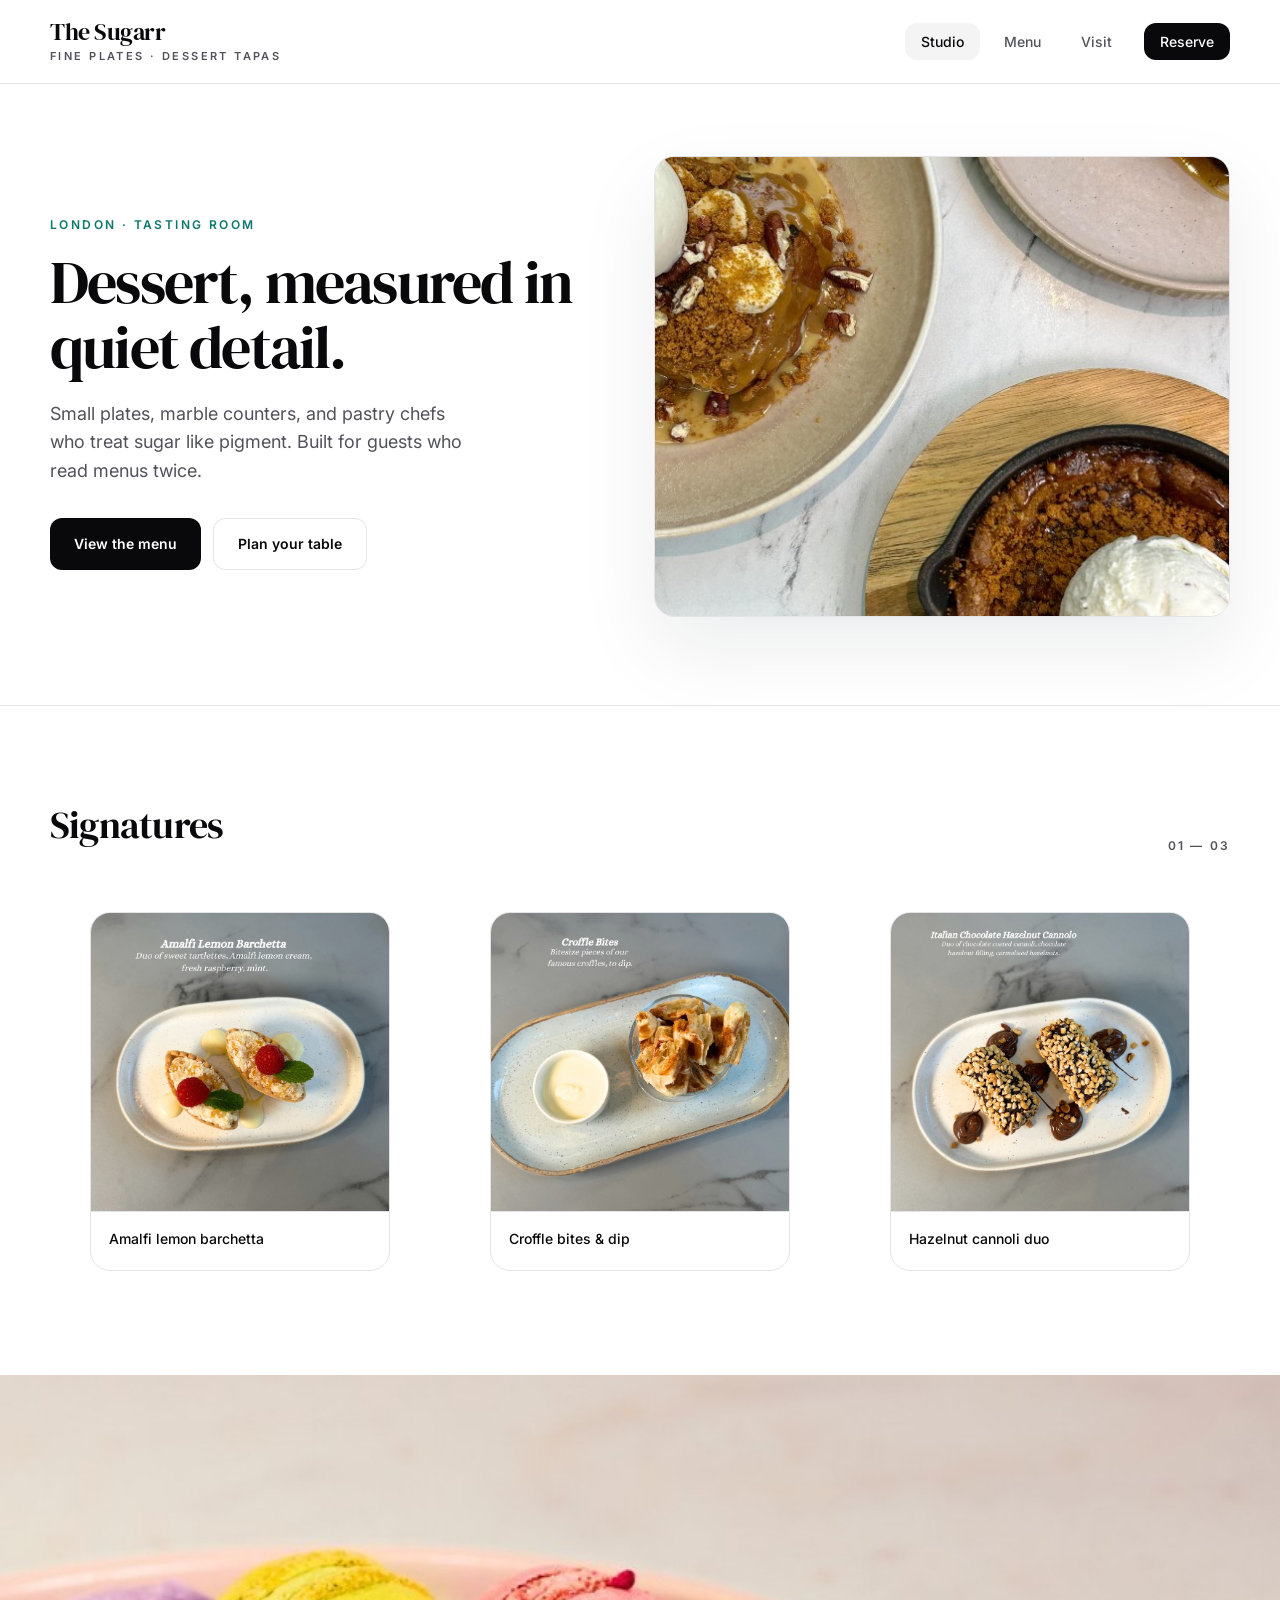
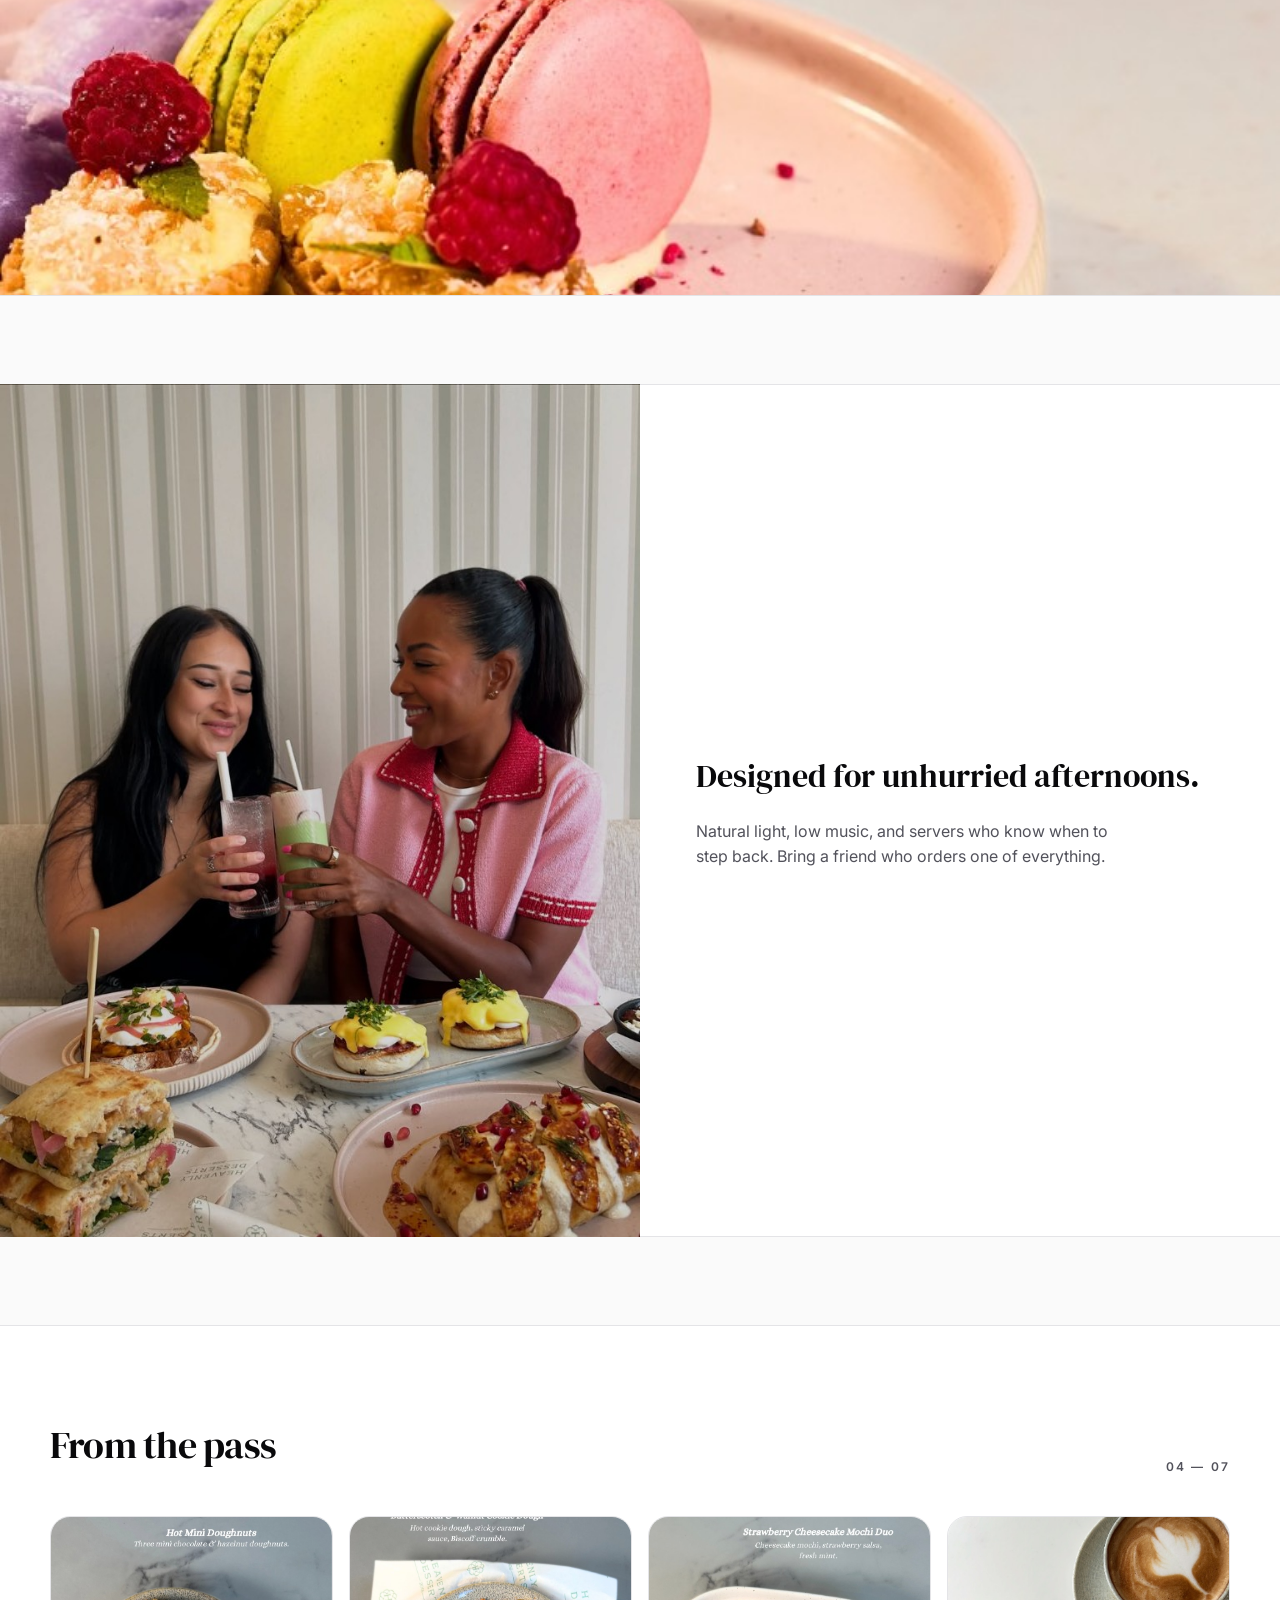
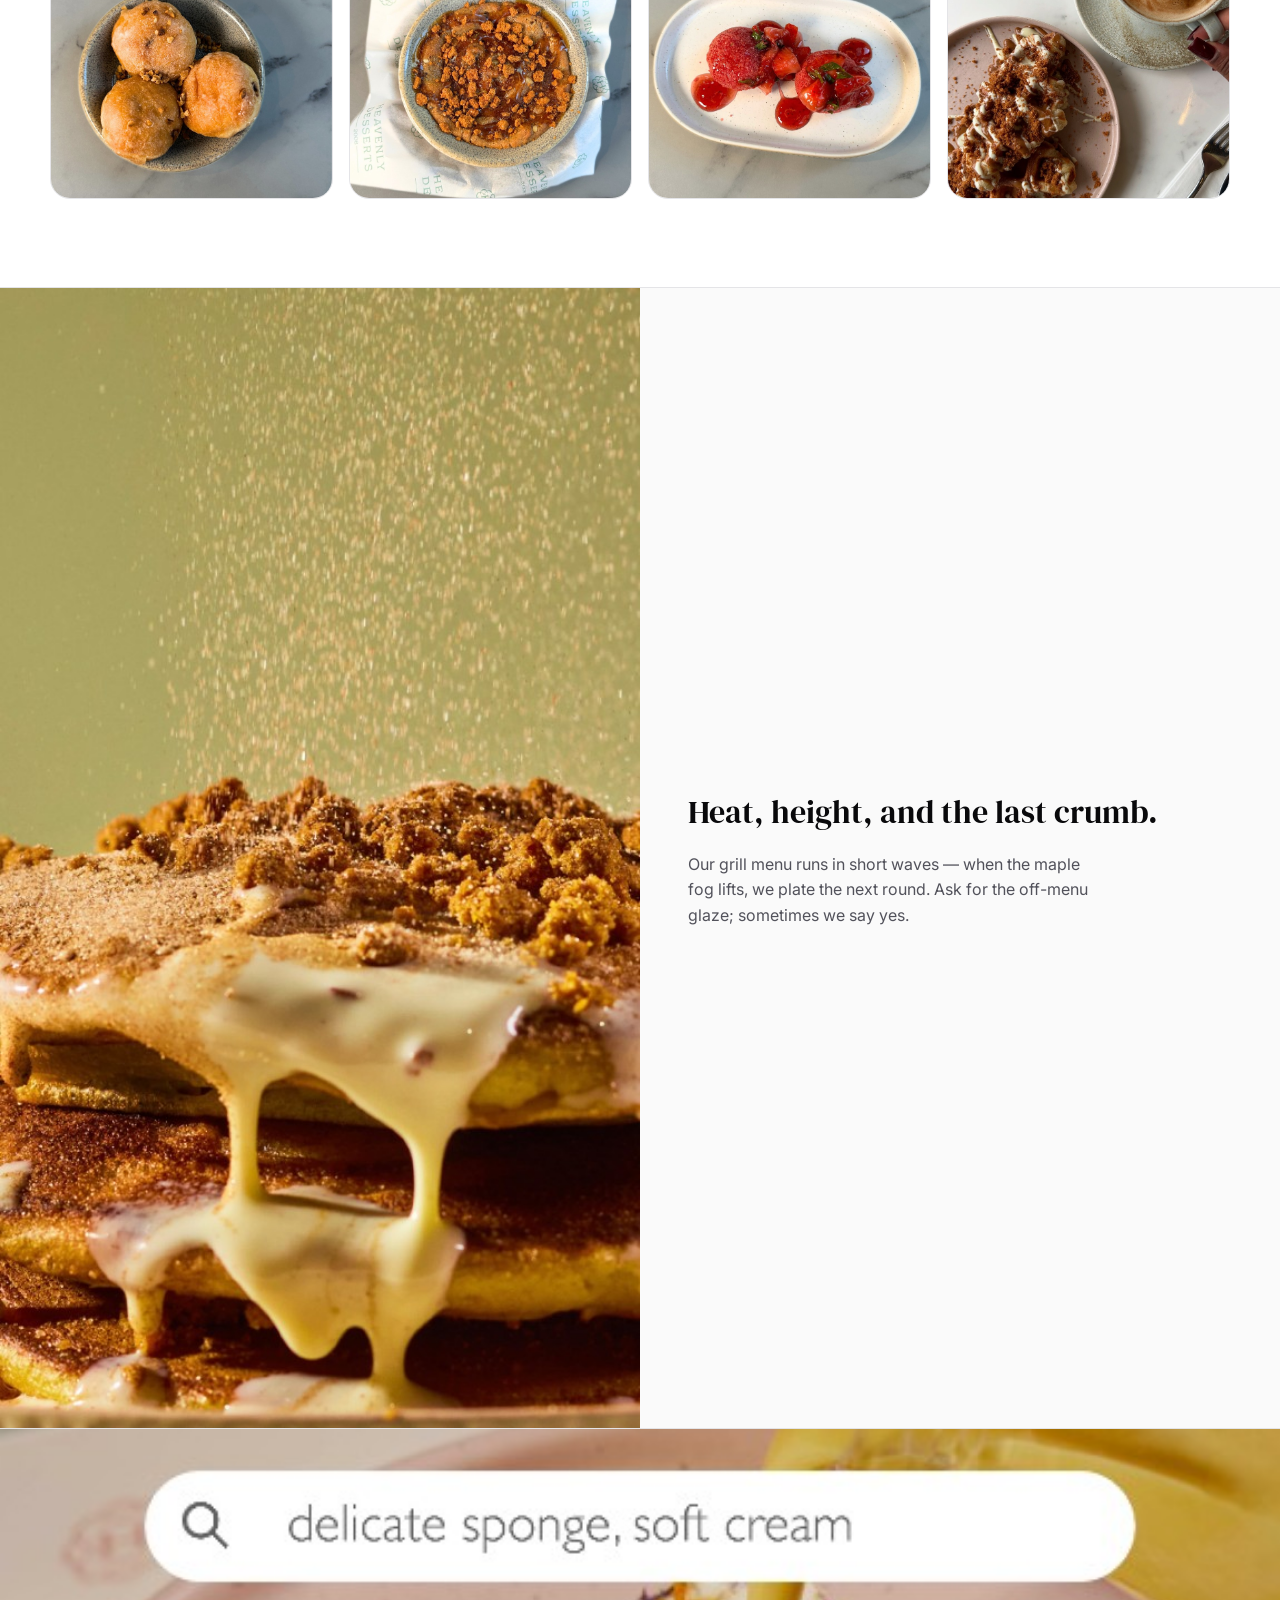
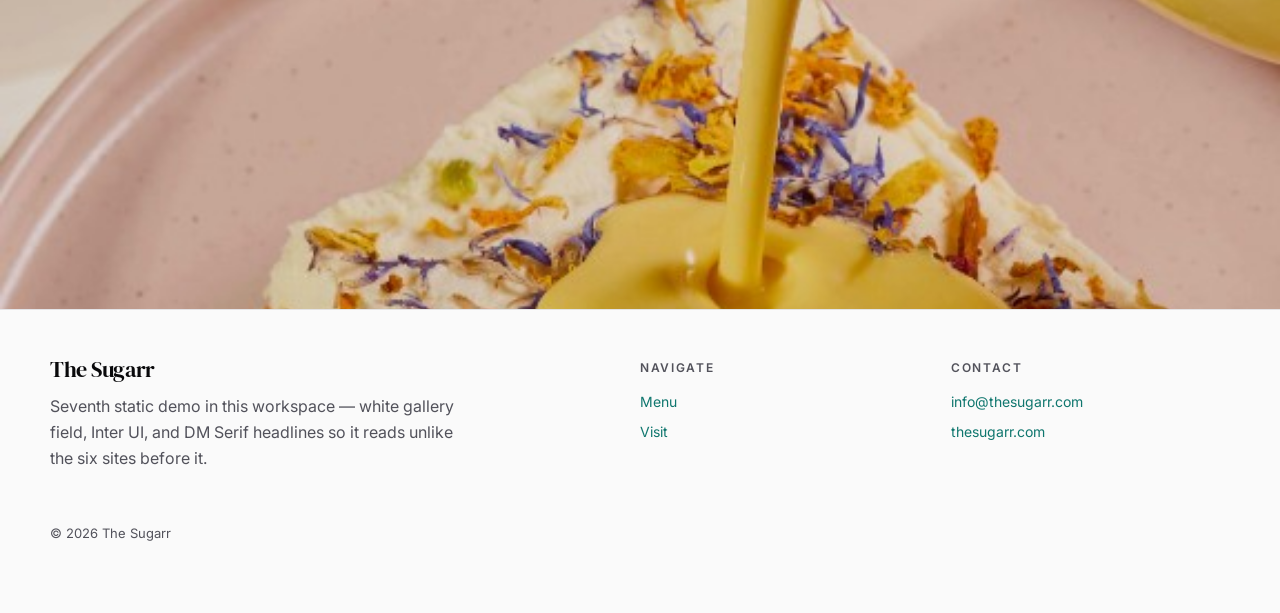
<file: index.html>
<!DOCTYPE html>
<html lang="en">
<head>
    <meta charset="UTF-8">
    <meta name="viewport" content="width=device-width, initial-scale=1.0">
    <title>The Sugarr — Fine plates &amp; dessert tapas</title>
    <meta name="description" content="The Sugarr — gallery-style dessert studio. Fine plates, dessert tapas. thesugarr.com">
    <link rel="canonical" href="https://thesugarr.com/">
    <link rel="preconnect" href="https://fonts.googleapis.com">
    <link rel="preconnect" href="https://fonts.gstatic.com" crossorigin>
    <link href="https://fonts.googleapis.com/css2?family=DM+Serif+Display:ital@0;1&family=Inter:wght@400;500;600;700&display=swap" rel="stylesheet">
    <link rel="stylesheet" href="css/styles.css">
</head>
<body>
    <header class="site-header">
        <div class="wrap header-inner">
            <a href="index.html" class="logo" aria-label="The Sugarr home">
                <span class="logo-name">The Sugarr</span>
                <span class="logo-sub">Fine plates · Dessert tapas</span>
            </a>
            <button type="button" class="nav-toggle" aria-expanded="false" aria-label="Menu">☰</button>
            <ul class="nav">
                <li><a href="index.html" aria-current="page">Studio</a></li>
                <li><a href="menu.html">Menu</a></li>
                <li><a href="visit.html">Visit</a></li>
                <li><a href="visit.html#book" class="btn-nav">Reserve</a></li>
            </ul>
        </div>
    </header>

    <main>
        <section class="hero">
            <div class="wrap hero-grid">
                <div>
                    <p class="eyebrow">London · tasting room</p>
                    <h1>Dessert, measured in quiet detail.</h1>
                    <p class="hero-lead">Small plates, marble counters, and pastry chefs who treat sugar like pigment. Built for guests who read menus twice.</p>
                    <div class="hero-actions">
                        <a class="btn btn-primary" href="menu.html">View the menu</a>
                        <a class="btn btn-secondary" href="visit.html">Plan your table</a>
                    </div>
                </div>
                <figure class="hero-shot">
                    <img src="images/halcyon-14.jpg" width="1100" height="880" alt="Overhead view of four plated warm desserts on white marble" loading="eager">
                </figure>
            </div>
        </section>

        <section class="section">
            <div class="wrap">
                <div class="section-top">
                    <h2>Signatures</h2>
                    <span class="section-num">01 — 03</span>
                </div>
                <div class="trio">
                    <figure class="card-photo">
                        <img src="images/halcyon-02.jpg" width="600" height="600" alt="Amalfi lemon tartlets with raspberries on speckled plate" loading="lazy">
                        <figcaption>Amalfi lemon barchetta</figcaption>
                    </figure>
                    <figure class="card-photo">
                        <img src="images/halcyon-05.jpg" width="600" height="600" alt="Croffle bites with dipping sauce on oval platter" loading="lazy">
                        <figcaption>Croffle bites &amp; dip</figcaption>
                    </figure>
                    <figure class="card-photo">
                        <img src="images/halcyon-06.jpg" width="600" height="600" alt="Chocolate hazelnut cannoli on marble" loading="lazy">
                        <figcaption>Hazelnut cannoli duo</figcaption>
                    </figure>
                </div>
            </div>
        </section>

        <figure class="bleed">
            <img src="images/halcyon-08.jpg" width="1600" height="520" alt="Dessert tapas promotional banner with pastel tarts and macarons" loading="lazy">
        </figure>

        <section class="section section--muted">
            <div class="lifestyle">
                <img src="images/halcyon-03.jpg" width="900" height="700" alt="Two guests toasting colourful drinks over a marble brunch spread" loading="lazy">
                <div class="lifestyle-copy">
                    <h2>Designed for unhurried afternoons.</h2>
                    <p>Natural light, low music, and servers who know when to step back. Bring a friend who orders one of everything.</p>
                </div>
            </div>
        </section>

        <section class="section">
            <div class="wrap">
                <div class="section-top">
                    <h2>From the pass</h2>
                    <span class="section-num">04 — 07</span>
                </div>
                <div class="quad">
                    <figure><img src="images/halcyon-04.jpg" width="400" height="400" alt="Hot mini doughnuts in a speckled bowl on marble" loading="lazy"></figure>
                    <figure><img src="images/halcyon-07.jpg" width="400" height="400" alt="Butterscotch walnut cookie dough with Biscoff crumble" loading="lazy"></figure>
                    <figure><img src="images/halcyon-09.jpg" width="400" height="400" alt="Croffle on pink plate beside latte with leaf art" loading="lazy"></figure>
                    <figure><img src="images/halcyon-10.jpg" width="400" height="400" alt="Strawberry cheesecake mochi duo on marble" loading="lazy"></figure>
                </div>
            </div>
        </section>

        <div class="split">
            <img src="images/halcyon-11.jpg" width="800" height="800" alt="Stacked pancakes with glaze and falling cinnamon dust" loading="lazy">
            <div class="split-text">
                <h2>Heat, height, and the last crumb.</h2>
                <p>Our grill menu runs in short waves — when the maple fog lifts, we plate the next round. Ask for the off-menu glaze; sometimes we say yes.</p>
            </div>
        </div>

        <figure class="finisher">
            <img src="images/halcyon-15.jpg" width="1400" height="520" alt="Layered sponge cake with cream and flower petals as sauce is poured" loading="lazy">
        </figure>
    </main>

    <footer>
        <div class="wrap foot">
            <div>
                <div class="logo-name" style="font-size:1.35rem;">The Sugarr</div>
                <p style="margin-top:12px; max-width:42ch;">Seventh static demo in this workspace — white gallery field, Inter UI, and DM Serif headlines so it reads unlike the six sites before it.</p>
            </div>
            <div>
                <h4>Navigate</h4>
                <ul>
                    <li><a href="menu.html">Menu</a></li>
                    <li><a href="visit.html">Visit</a></li>
                </ul>
            </div>
            <div>
                <h4>Contact</h4>
                <ul>
                    <li><a href="mailto:info@thesugarr.com">info@thesugarr.com</a></li>
                    <li><a href="https://thesugarr.com">thesugarr.com</a></li>
                </ul>
            </div>
        </div>
        <p class="foot-note wrap">© 2026 The Sugarr</p>
    </footer>
    <script src="js/main.js"></script>
</body>
</html>
</file>
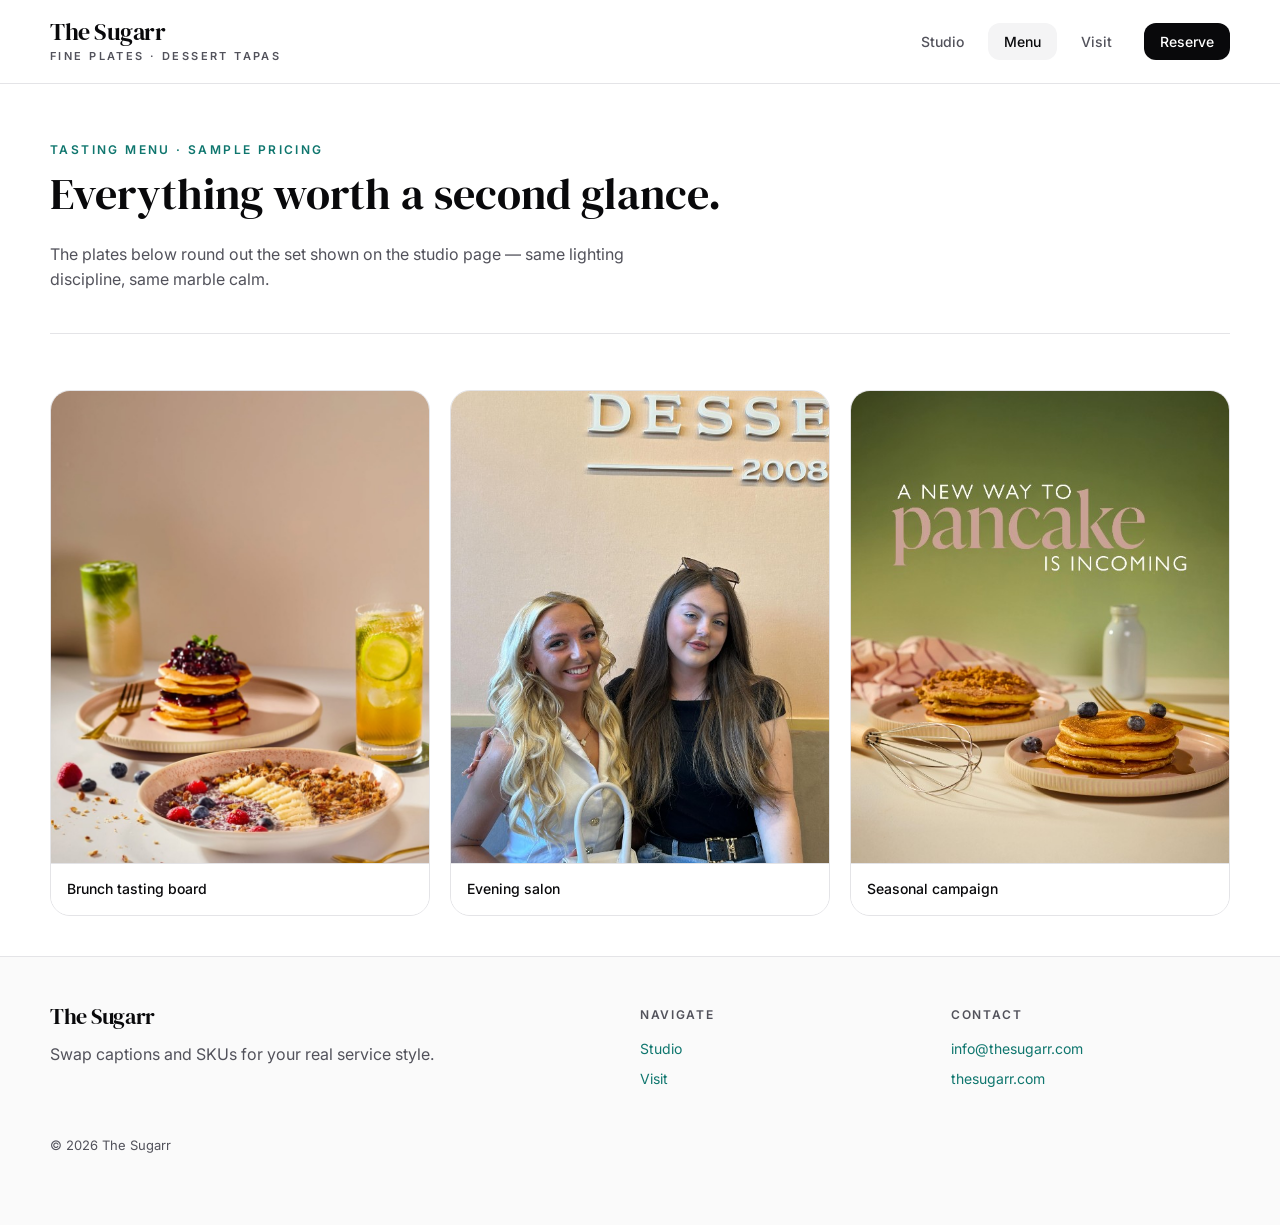
<file: menu.html>
<!DOCTYPE html>
<html lang="en">
<head>
    <meta charset="UTF-8">
    <meta name="viewport" content="width=device-width, initial-scale=1.0">
    <title>Menu — The Sugarr</title>
    <link rel="canonical" href="https://thesugarr.com/menu.html">
    <link rel="preconnect" href="https://fonts.googleapis.com">
    <link rel="preconnect" href="https://fonts.gstatic.com" crossorigin>
    <link href="https://fonts.googleapis.com/css2?family=DM+Serif+Display:ital@0;1&family=Inter:wght@400;500;600;700&display=swap" rel="stylesheet">
    <link rel="stylesheet" href="css/styles.css">
</head>
<body>
    <header class="site-header">
        <div class="wrap header-inner">
            <a href="index.html" class="logo" aria-label="The Sugarr home">
                <span class="logo-name">The Sugarr</span>
                <span class="logo-sub">Fine plates · Dessert tapas</span>
            </a>
            <button type="button" class="nav-toggle" aria-expanded="false" aria-label="Menu">☰</button>
            <ul class="nav">
                <li><a href="index.html">Studio</a></li>
                <li><a href="menu.html" aria-current="page">Menu</a></li>
                <li><a href="visit.html">Visit</a></li>
                <li><a href="visit.html#book" class="btn-nav">Reserve</a></li>
            </ul>
        </div>
    </header>

    <main>
        <div class="wrap page-head">
            <p class="eyebrow">Tasting menu · sample pricing</p>
            <h1>Everything worth a second glance.</h1>
            <p>The plates below round out the set shown on the studio page — same lighting discipline, same marble calm.</p>
        </div>

        <div class="wrap menu-showcase">
            <figure>
                <img src="images/halcyon-01.jpg" width="600" height="750" alt="Acai bowl with granola and berries beside pancakes and iced drinks" loading="lazy">
                <figcaption>Brunch tasting board</figcaption>
            </figure>
            <figure>
                <img src="images/halcyon-12.jpg" width="600" height="750" alt="Two guests in front of illuminated dessert shop signage" loading="lazy">
                <figcaption>Evening salon</figcaption>
            </figure>
            <figure>
                <img src="images/halcyon-13.jpg" width="600" height="750" alt="Promotional poster for new pancake service with sage background" loading="lazy">
                <figcaption>Seasonal campaign</figcaption>
            </figure>
        </div>
    </main>

    <footer>
        <div class="wrap foot">
            <div>
                <div class="logo-name" style="font-size:1.35rem;">The Sugarr</div>
                <p style="margin-top:12px;">Swap captions and SKUs for your real service style.</p>
            </div>
            <div>
                <h4>Navigate</h4>
                <ul>
                    <li><a href="index.html">Studio</a></li>
                    <li><a href="visit.html">Visit</a></li>
                </ul>
            </div>
            <div>
                <h4>Contact</h4>
                <ul>
                    <li><a href="mailto:info@thesugarr.com">info@thesugarr.com</a></li>
                    <li><a href="https://thesugarr.com">thesugarr.com</a></li>
                </ul>
            </div>
        </div>
        <p class="foot-note wrap">© 2026 The Sugarr</p>
    </footer>
    <script src="js/main.js"></script>
</body>
</html>
</file>
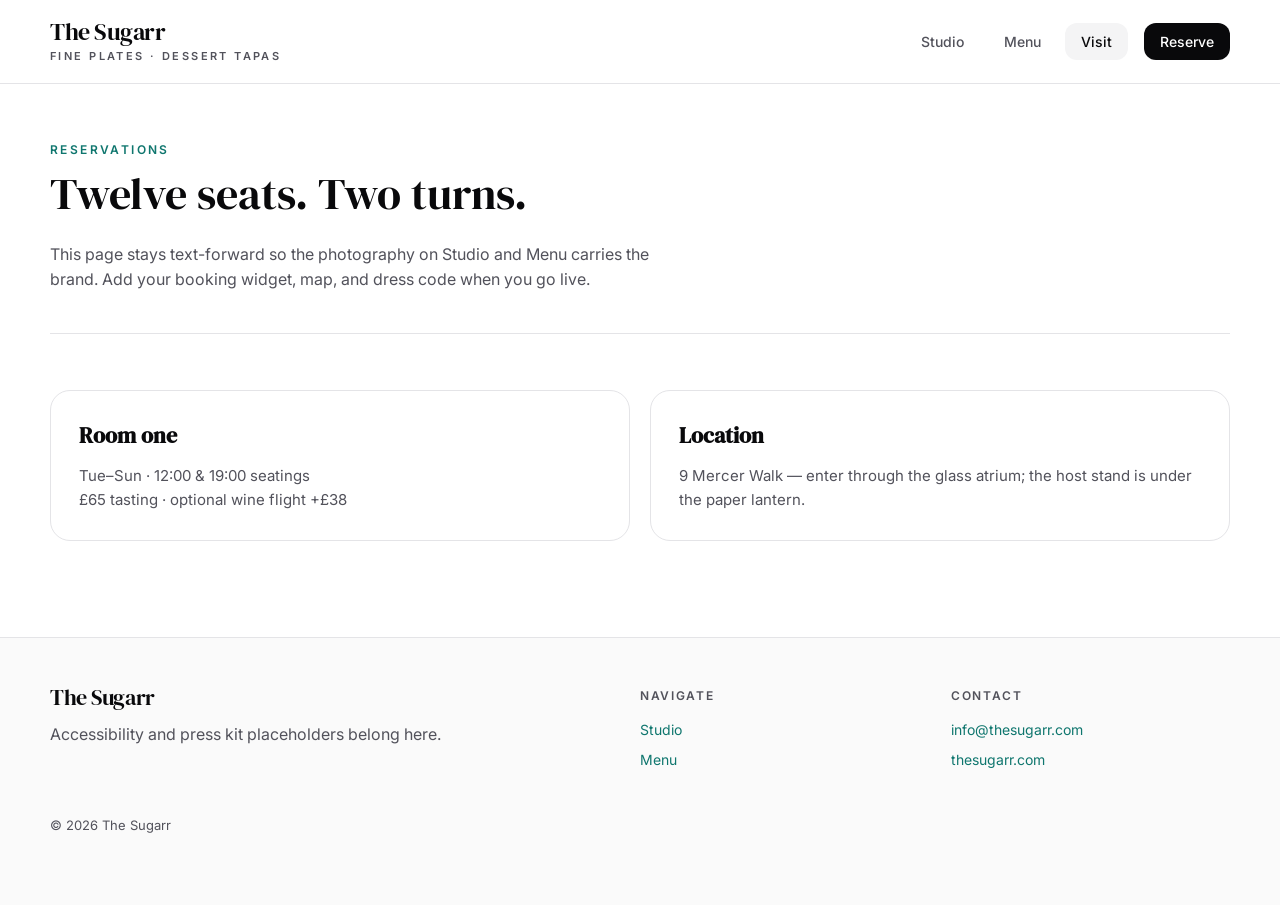
<file: visit.html>
<!DOCTYPE html>
<html lang="en">
<head>
    <meta charset="UTF-8">
    <meta name="viewport" content="width=device-width, initial-scale=1.0">
    <title>Visit — The Sugarr</title>
    <link rel="canonical" href="https://thesugarr.com/visit.html">
    <link rel="preconnect" href="https://fonts.googleapis.com">
    <link rel="preconnect" href="https://fonts.gstatic.com" crossorigin>
    <link href="https://fonts.googleapis.com/css2?family=DM+Serif+Display:ital@0;1&family=Inter:wght@400;500;600;700&display=swap" rel="stylesheet">
    <link rel="stylesheet" href="css/styles.css">
</head>
<body>
    <header class="site-header">
        <div class="wrap header-inner">
            <a href="index.html" class="logo" aria-label="The Sugarr home">
                <span class="logo-name">The Sugarr</span>
                <span class="logo-sub">Fine plates · Dessert tapas</span>
            </a>
            <button type="button" class="nav-toggle" aria-expanded="false" aria-label="Menu">☰</button>
            <ul class="nav">
                <li><a href="index.html">Studio</a></li>
                <li><a href="menu.html">Menu</a></li>
                <li><a href="visit.html" aria-current="page">Visit</a></li>
                <li><a href="visit.html#book" class="btn-nav">Reserve</a></li>
            </ul>
        </div>
    </header>

    <main>
        <div class="wrap page-head" id="book">
            <p class="eyebrow">Reservations</p>
            <h1>Twelve seats. Two turns.</h1>
            <p>This page stays text-forward so the photography on Studio and Menu carries the brand. Add your booking widget, map, and dress code when you go live.</p>
        </div>

        <div class="wrap visit-grid">
            <div class="visit-card">
                <h3>Room one</h3>
                <p>Tue–Sun · 12:00 &amp; 19:00 seatings<br>£65 tasting · optional wine flight +£38</p>
            </div>
            <div class="visit-card">
                <h3>Location</h3>
                <p>9 Mercer Walk — enter through the glass atrium; the host stand is under the paper lantern.</p>
            </div>
        </div>
    </main>

    <footer>
        <div class="wrap foot">
            <div>
                <div class="logo-name" style="font-size:1.35rem;">The Sugarr</div>
                <p style="margin-top:12px;">Accessibility and press kit placeholders belong here.</p>
            </div>
            <div>
                <h4>Navigate</h4>
                <ul>
                    <li><a href="index.html">Studio</a></li>
                    <li><a href="menu.html">Menu</a></li>
                </ul>
            </div>
            <div>
                <h4>Contact</h4>
                <ul>
                    <li><a href="mailto:info@thesugarr.com">info@thesugarr.com</a></li>
                    <li><a href="https://thesugarr.com">thesugarr.com</a></li>
                </ul>
            </div>
        </div>
        <p class="foot-note wrap">© 2026 The Sugarr</p>
    </footer>
    <script src="js/main.js"></script>
</body>
</html>
</file>
<file: css/styles.css>
/* The Sugarr — thesugarr.com */
:root {
  --bg: #ffffff;
  --muted: #fafafa;
  --muted-2: #f4f4f5;
  --fg: #09090b;
  --fg-soft: #52525b;
  --line: #e4e4e7;
  --accent: #0f766e;
  --accent-hover: #0d9488;
  --font-sans: "Inter", system-ui, sans-serif;
  --font-serif: "DM Serif Display", Georgia, serif;
  --max: 1180px;
  --radius: 12px;
  --radius-lg: 20px;
}

*,
*::before,
*::after {
  box-sizing: border-box;
}

html {
  scroll-behavior: smooth;
  -webkit-text-size-adjust: 100%;
  text-size-adjust: 100%;
}

body {
  margin: 0;
  font-family: var(--font-sans);
  font-size: 16px;
  line-height: 1.6;
  color: var(--fg-soft);
  background: var(--bg);
  -webkit-font-smoothing: antialiased;
  overflow-x: hidden;
  padding-left: env(safe-area-inset-left, 0px);
  padding-right: env(safe-area-inset-right, 0px);
}

img {
  max-width: 100%;
  height: auto;
  display: block;
}

a {
  color: var(--accent);
  text-decoration: none;
}
a:hover {
  text-decoration: underline;
  text-underline-offset: 3px;
}

.wrap {
  width: min(var(--max), calc(100% - 48px));
  margin-inline: auto;
}

/* Header */
.site-header {
  position: sticky;
  top: 0;
  z-index: 50;
  background: rgba(255, 255, 255, 0.86);
  backdrop-filter: blur(12px);
  border-bottom: 1px solid var(--line);
}

.header-inner {
  display: flex;
  align-items: center;
  justify-content: space-between;
  gap: 24px;
  padding: 18px 0;
}

.logo {
  display: flex;
  flex-direction: column;
  gap: 2px;
}
.logo-name {
  font-family: var(--font-serif);
  font-size: 1.5rem;
  font-weight: 400;
  letter-spacing: -0.02em;
  color: var(--fg);
  line-height: 1.15;
}
.logo-sub {
  font-size: 11px;
  font-weight: 600;
  letter-spacing: 0.22em;
  text-transform: uppercase;
  color: var(--fg-soft);
}

.nav-toggle {
  display: none;
  border: 1px solid var(--line);
  background: var(--bg);
  padding: 8px 12px;
  border-radius: var(--radius);
  cursor: pointer;
  font-size: 18px;
}

.nav {
  display: flex;
  align-items: center;
  gap: 8px;
  list-style: none;
  margin: 0;
  padding: 0;
}
.nav a {
  padding: 10px 16px;
  font-size: 14px;
  font-weight: 500;
  color: var(--fg-soft);
  border-radius: var(--radius);
  text-decoration: none;
}
.nav a:hover {
  background: var(--muted-2);
  color: var(--fg);
  text-decoration: none;
}
.nav a[aria-current="page"] {
  color: var(--fg);
  background: var(--muted-2);
}
.nav .btn-nav {
  background: var(--fg);
  color: #fff !important;
  margin-left: 8px;
}
.nav .btn-nav:hover {
  background: var(--accent);
  color: #fff !important;
  text-decoration: none;
}

@media (max-width: 780px) {
  .nav-toggle {
    display: block;
  }
  .nav {
    display: none;
    position: absolute;
    right: 24px;
    top: 100%;
    flex-direction: column;
    background: #fff;
    border: 1px solid var(--line);
    border-radius: var(--radius-lg);
    padding: 10px;
    min-width: 200px;
    box-shadow: 0 20px 50px rgba(0, 0, 0, 0.08);
  }
  .nav.is-open {
    display: flex;
  }
}

/* Hero */
.hero {
  padding: 72px 0 88px;
  border-bottom: 1px solid var(--line);
}
.hero-grid {
  display: grid;
  grid-template-columns: 1fr 1.05fr;
  gap: 56px;
  align-items: center;
}
@media (max-width: 960px) {
  .hero-grid {
    grid-template-columns: 1fr;
    gap: 40px;
  }
}

.eyebrow {
  font-size: 12px;
  font-weight: 600;
  letter-spacing: 0.2em;
  text-transform: uppercase;
  color: var(--accent);
  margin-bottom: 16px;
}
.hero h1 {
  font-family: var(--font-serif);
  font-size: clamp(2.5rem, 5vw, 3.75rem);
  font-weight: 400;
  line-height: 1.08;
  color: var(--fg);
  margin: 0 0 20px;
  letter-spacing: -0.03em;
}
.hero-lead {
  font-size: 1.125rem;
  max-width: 38ch;
  margin-bottom: 32px;
  color: var(--fg-soft);
}

.hero-actions {
  display: flex;
  flex-wrap: wrap;
  gap: 12px;
}
.btn {
  display: inline-flex;
  align-items: center;
  justify-content: center;
  padding: 14px 24px;
  border-radius: var(--radius);
  font-size: 14px;
  font-weight: 600;
  border: none;
  cursor: pointer;
  font-family: var(--font-sans);
}
.btn-primary {
  background: var(--fg);
  color: #fff;
}
.btn-primary:hover {
  background: var(--accent);
}
.btn-secondary {
  background: transparent;
  color: var(--fg);
  border: 1px solid var(--line);
}
.btn-secondary:hover {
  border-color: var(--fg-soft);
}

.hero-shot {
  margin: 0;
  border-radius: var(--radius-lg);
  overflow: hidden;
  border: 1px solid var(--line);
  box-shadow: 0 32px 80px rgba(15, 23, 42, 0.08);
}
.hero-shot img {
  width: 100%;
  aspect-ratio: 5/4;
  object-fit: cover;
}

/* Section pattern */
.section {
  padding: 88px 0;
}
.section--muted {
  background: var(--muted);
  border-top: 1px solid var(--line);
  border-bottom: 1px solid var(--line);
}

.section-top {
  display: flex;
  justify-content: space-between;
  align-items: flex-end;
  gap: 24px;
  flex-wrap: wrap;
  margin-bottom: 40px;
}
.section-top h2 {
  font-family: var(--font-serif);
  font-size: clamp(1.75rem, 3vw, 2.5rem);
  font-weight: 400;
  color: var(--fg);
  margin: 0;
  letter-spacing: -0.02em;
}
.section-num {
  font-size: 12px;
  font-weight: 600;
  letter-spacing: 0.18em;
  color: var(--fg-soft);
}

/* Three-up */
.trio {
  display: grid;
  grid-template-columns: repeat(3, 1fr);
  gap: 20px;
}
@media (max-width: 768px) {
  .trio {
    grid-template-columns: 1fr;
  }
}

.card-photo {
  border-radius: var(--radius-lg);
  overflow: hidden;
  border: 1px solid var(--line);
  background: #fff;
}
.card-photo img {
  width: 100%;
  aspect-ratio: 1;
  object-fit: cover;
}
.card-photo figcaption {
  padding: 16px 18px 20px;
  font-size: 14px;
  font-weight: 500;
  color: var(--fg);
  border-top: 1px solid var(--line);
}

/* Full bleed */
.bleed {
  margin: 0;
  width: 100%;
}
.bleed img {
  width: 100%;
  max-height: 520px;
  object-fit: cover;
  display: block;
}

/* Lifestyle band */
.lifestyle {
  display: grid;
  grid-template-columns: 1fr 1fr;
  gap: 0;
  min-height: 420px;
}
@media (max-width: 900px) {
  .lifestyle {
    grid-template-columns: 1fr;
  }
}
.lifestyle img {
  width: 100%;
  height: 100%;
  min-height: 320px;
  object-fit: cover;
}
.lifestyle-copy {
  padding: 48px 48px 48px 56px;
  display: flex;
  flex-direction: column;
  justify-content: center;
  background: #fff;
  border-top: 1px solid var(--line);
  border-bottom: 1px solid var(--line);
}
@media (max-width: 900px) {
  .lifestyle-copy {
    padding: 40px 24px;
  }
}
.lifestyle-copy h2 {
  font-family: var(--font-serif);
  font-size: 2rem;
  font-weight: 400;
  color: var(--fg);
  margin: 0 0 16px;
}
.lifestyle-copy p {
  margin: 0;
  max-width: 42ch;
}

/* Quad */
.quad {
  display: grid;
  grid-template-columns: repeat(4, 1fr);
  gap: 16px;
}
@media (max-width: 900px) {
  .quad {
    grid-template-columns: repeat(2, 1fr);
  }
}
@media (max-width: 520px) {
  .quad {
    grid-template-columns: 1fr;
  }
}
.quad figure {
  margin: 0;
  border-radius: var(--radius-lg);
  overflow: hidden;
  border: 1px solid var(--line);
}
.quad img {
  width: 100%;
  aspect-ratio: 1;
  object-fit: cover;
}

/* Split feature */
.split {
  display: grid;
  grid-template-columns: 1fr 1fr;
  gap: 0;
  align-items: stretch;
  border-top: 1px solid var(--line);
  border-bottom: 1px solid var(--line);
}
@media (max-width: 900px) {
  .split {
    grid-template-columns: 1fr;
  }
}
.split img {
  width: 100%;
  height: 100%;
  min-height: 400px;
  object-fit: cover;
}
.split-text {
  padding: 56px 48px;
  display: flex;
  flex-direction: column;
  justify-content: center;
  background: var(--muted);
}
.split-text h2 {
  font-family: var(--font-serif);
  font-size: 2rem;
  font-weight: 400;
  color: var(--fg);
  margin: 0 0 14px;
}
.split-text p {
  margin: 0;
  max-width: 40ch;
}

@media (max-width: 768px) {
  .split img {
    min-height: 220px;
  }
  .split-text {
    padding: 36px 22px;
  }
}

/* Finisher */
.finisher {
  margin: 0;
}
.finisher img {
  width: 100%;
  max-height: 480px;
  object-fit: cover;
}

/* Menu page */
.page-head {
  padding: 56px 0 40px;
  border-bottom: 1px solid var(--line);
}
.page-head h1 {
  font-family: var(--font-serif);
  font-size: clamp(2rem, 4vw, 2.75rem);
  font-weight: 400;
  color: var(--fg);
  margin: 0 0 12px;
}
.page-head p {
  margin: 0;
  max-width: 60ch;
}

.menu-showcase {
  display: grid;
  grid-template-columns: repeat(3, 1fr);
  gap: 20px;
  padding: 56px 0 40px;
}
@media (max-width: 768px) {
  .menu-showcase {
    grid-template-columns: 1fr;
  }
}
.menu-showcase figure {
  margin: 0;
  border-radius: var(--radius-lg);
  overflow: hidden;
  border: 1px solid var(--line);
}
.menu-showcase img {
  width: 100%;
  aspect-ratio: 4/5;
  object-fit: cover;
}
.menu-showcase figcaption {
  padding: 14px 16px;
  font-size: 14px;
  font-weight: 500;
  color: var(--fg);
  background: #fff;
  border-top: 1px solid var(--line);
}

/* Visit */
.visit-grid {
  display: grid;
  grid-template-columns: 1fr 1fr;
  gap: 20px;
  padding: 56px 0 96px;
}
@media (max-width: 700px) {
  .visit-grid {
    grid-template-columns: 1fr;
  }
}
.visit-card {
  padding: 28px;
  border: 1px solid var(--line);
  border-radius: var(--radius-lg);
  background: #fff;
}
.visit-card h3 {
  font-family: var(--font-serif);
  font-size: 1.35rem;
  margin: 0 0 10px;
  color: var(--fg);
}
.visit-card p {
  margin: 0;
  font-size: 15px;
}

/* Footer */
footer {
  border-top: 1px solid var(--line);
  padding: 48px 0 56px;
  background: var(--muted);
}
.foot {
  display: grid;
  grid-template-columns: 2fr 1fr 1fr;
  gap: 32px;
}
@media (max-width: 768px) {
  .foot {
    grid-template-columns: 1fr;
  }
}
.foot h4 {
  font-size: 12px;
  font-weight: 600;
  letter-spacing: 0.14em;
  text-transform: uppercase;
  color: var(--fg-soft);
  margin: 0 0 14px;
}
.foot ul {
  list-style: none;
  margin: 0;
  padding: 0;
}
.foot li {
  margin-bottom: 8px;
  font-size: 14px;
}
.foot-note {
  margin-top: 36px;
  font-size: 13px;
  color: var(--fg-soft);
}

@media (max-width: 480px) {
  .wrap {
    width: min(var(--max), calc(100% - 24px));
  }
  .visit-card {
    padding: 22px 16px;
  }
  .section {
    padding: 56px 0;
  }
  .lifestyle-copy {
    padding: 28px 18px;
  }
  .page-head {
    padding: 40px 0 28px;
  }
  footer {
    padding-bottom: max(48px, calc(32px + env(safe-area-inset-bottom, 0px)));
  }
}
</file>
